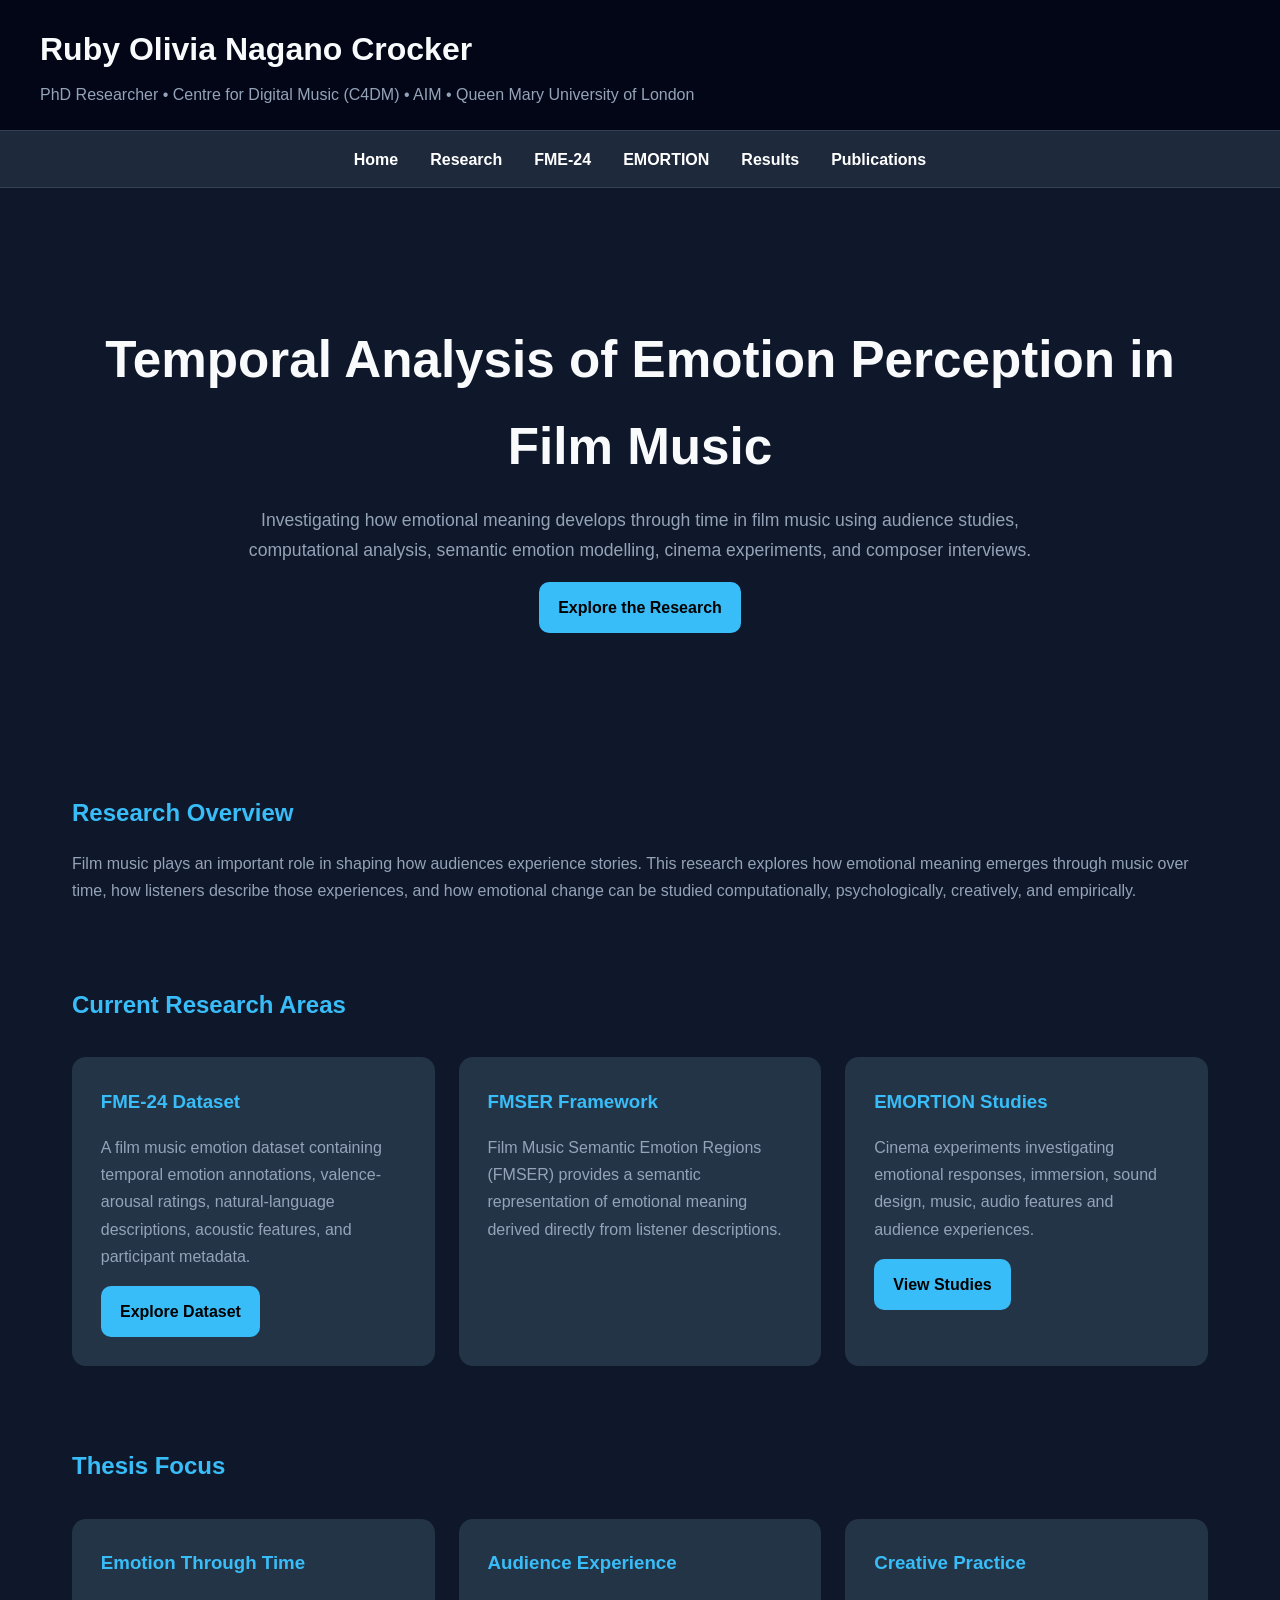
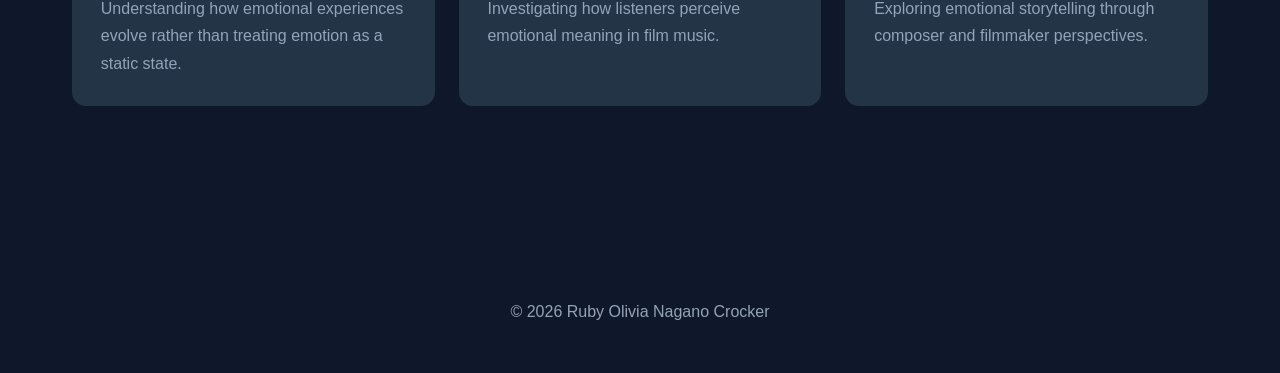
<file: index.html>
<!DOCTYPE html>
<html lang="en">

<head>
    <meta charset="UTF-8">
    <meta name="viewport" content="width=device-width, initial-scale=1.0">
    <title>Ruby Crocker | Film Music & Emotion Research</title>

    <link rel="stylesheet" href="css/styles.css">
</head>

<body>

<header>

    <div class="header-content">

        <h1>Ruby Olivia Nagano Crocker</h1>

        <p>
            PhD Researcher • Centre for Digital Music (C4DM) • AIM • Queen Mary University of London
        </p>

    </div>

</header>

<nav>

    <a href="index.html">Home</a>
    <a href="research.html">Research</a>
    <a href="fme24.html">FME-24</a>
    <a href="emortion.html">EMORTION</a>
    <a href="explore-fme.html">Results</a>
    <a href="publications.html">Publications</a>

</nav>

<main>

    <section class="hero">

        <h2>Temporal Analysis of Emotion Perception in Film Music</h2>

        <p>
            Investigating how emotional meaning develops through time in film music using
            audience studies, computational analysis, semantic emotion modelling, cinema
            experiments, and composer interviews.
        </p>

        <a href="research.html" class="button">
            Explore the Research
        </a>

    </section>

    <section class="section">

        <h2>Research Overview</h2>

        <p>
            Film music plays an important role in shaping how audiences experience stories.
            This research explores how emotional meaning emerges through music over time,
            how listeners describe those experiences, and how emotional change can be
            studied computationally, psychologically, creatively, and empirically.
        </p>

    </section>

    <section class="section">

        <h2>Current Research Areas</h2>

        <div class="cards">

            <div class="card">

                <h3>FME-24 Dataset</h3>

                <p>
                    A film music emotion dataset containing temporal emotion annotations,
                    valence-arousal ratings, natural-language descriptions, acoustic
                    features, and participant metadata.
                </p>

                <a href="fme24.html" class="button">
                    Explore Dataset
                </a>

            </div>

            <div class="card">

                <h3>FMSER Framework</h3>

                <p>
                    Film Music Semantic Emotion Regions (FMSER) provides a semantic
                    representation of emotional meaning derived directly from listener
                    descriptions.
                </p>

            </div>

            <div class="card">

                <h3>EMORTION Studies</h3>

                <p>
                    Cinema experiments investigating emotional responses,
                    immersion, sound design, music, audio features and audience
                    experiences.
                </p>

                <a href="emortion.html" class="button">
                    View Studies
                </a>

            </div>

        </div>

    </section>

    <section class="section">

        <h2>Thesis Focus</h2>

        <div class="cards">

            <div class="card">
                <h3>Emotion Through Time</h3>
                <p>
                    Understanding how emotional experiences evolve rather than treating
                    emotion as a static state.
                </p>
            </div>

            <div class="card">
                <h3>Audience Experience</h3>
                <p>
                    Investigating how listeners perceive emotional meaning in film music.
                </p>
            </div>

            <div class="card">
                <h3>Creative Practice</h3>
                <p>
                    Exploring emotional storytelling through composer and filmmaker
                    perspectives.
                </p>
            </div>

        </div>

    </section>

</main>

<footer>

    © 2026 Ruby Olivia Nagano Crocker

</footer>

</body>

</html>
</file>
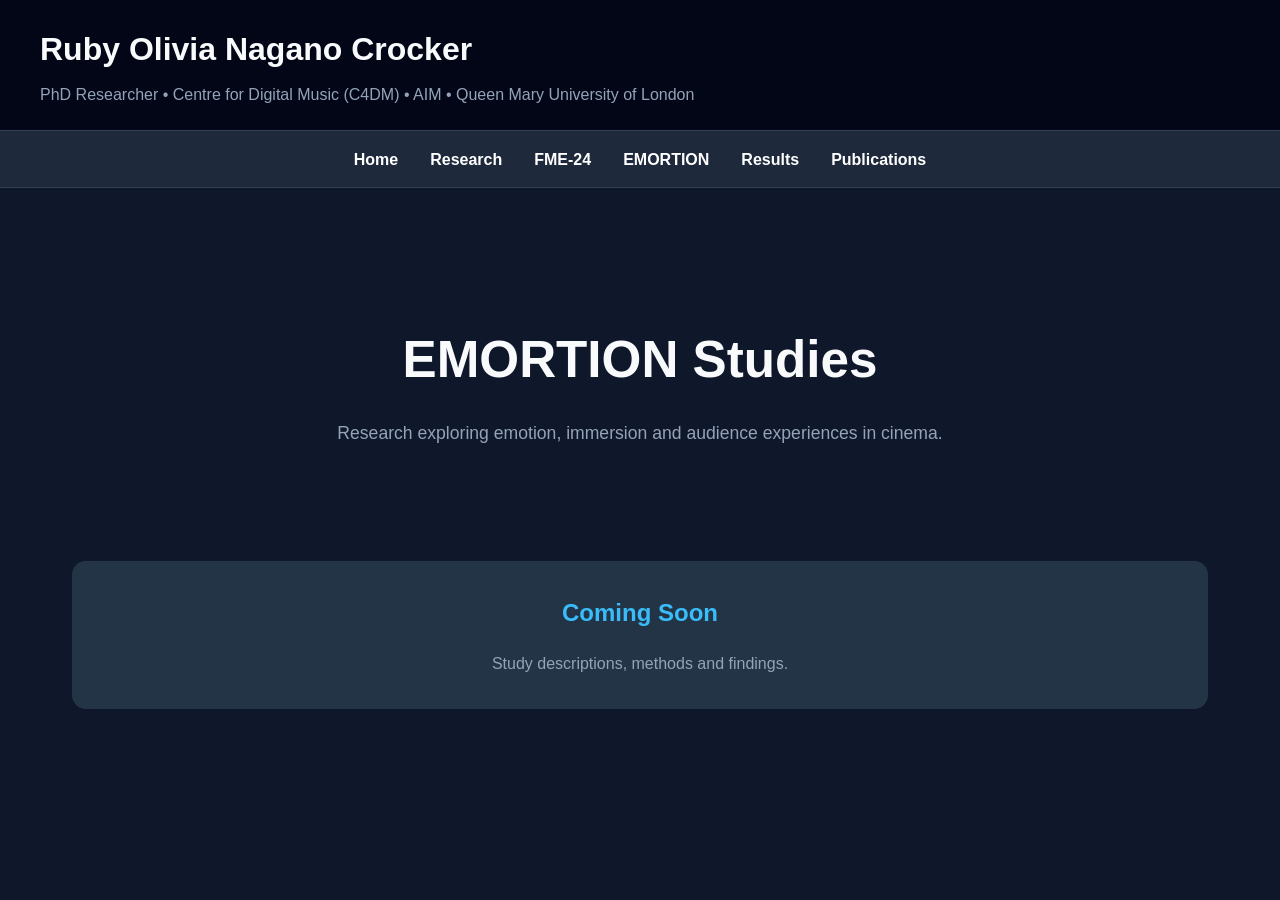
<file: emortion.html>
<!DOCTYPE html>
<html lang="en">

<head>

<meta charset="UTF-8">
<meta name="viewport" content="width=device-width, initial-scale=1.0">

<title>EMORTION</title>

<link rel="stylesheet" href="css/styles.css">

</head>

<body>

<header>

    <div class="header-content">
        
        <h1>Ruby Olivia Nagano Crocker</h1>
        
        <p>
            PhD Researcher • Centre for Digital Music (C4DM) • AIM • Queen Mary University of London
        </p>
        
    </div>
        
</header>

<nav>

<a href="index.html">Home</a>
<a href="research.html">Research</a>
<a href="fme24.html">FME-24</a>
<a href="emortion.html">EMORTION</a>
<a href="explore-fme.html">Results</a>
<a href="publications.html">Publications</a>

</nav>

<main>

<section class="hero">

<h2>EMORTION Studies</h2>

<p>
Research exploring emotion, immersion and audience experiences in cinema.
</p>

</section>

<div class="coming-soon">

<h2>Coming Soon</h2>

<p>
Study descriptions, methods and findings.
</p>

</div>

</main>

</body>

</html>
</file>
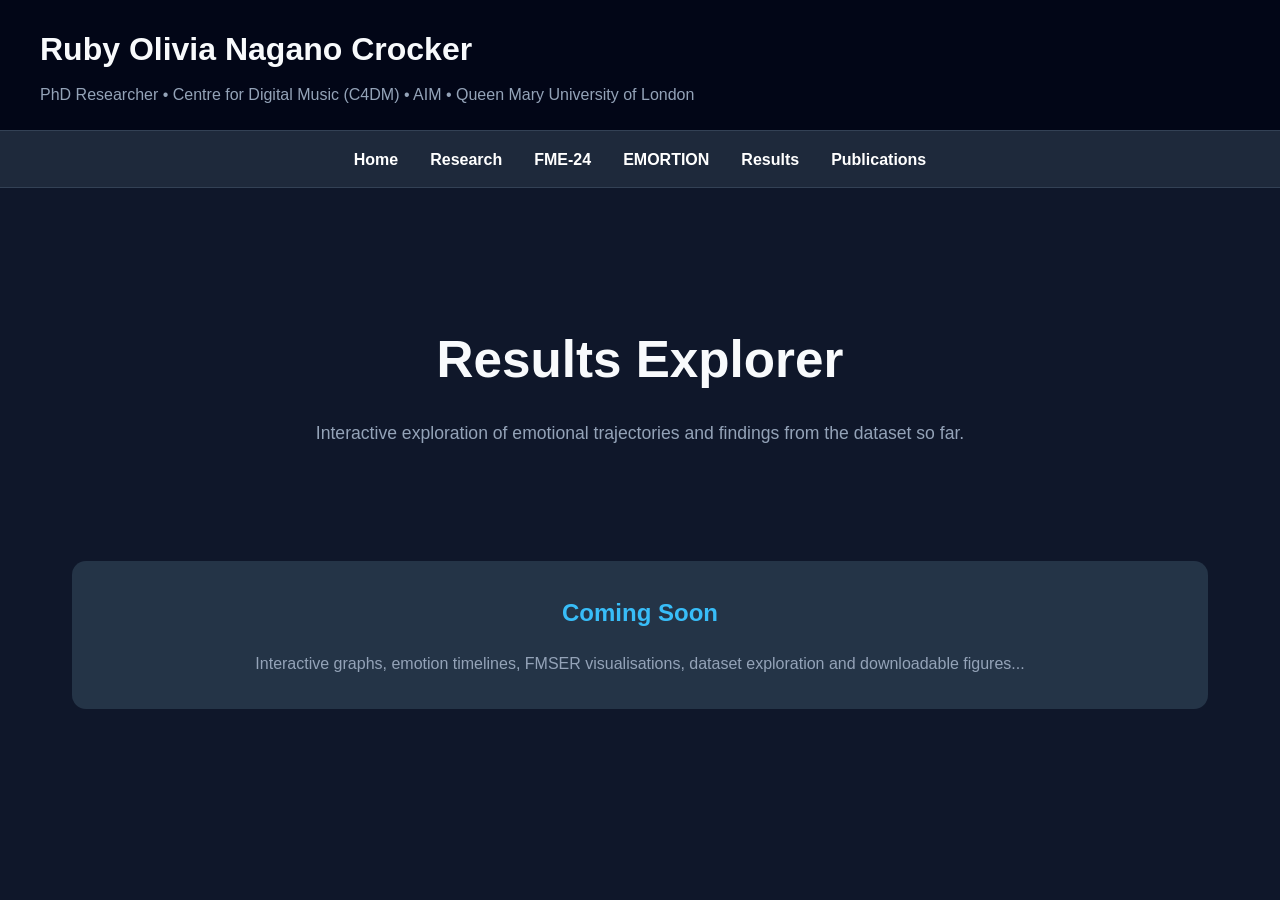
<file: explore-fme.html>
<!DOCTYPE html>
<html lang="en">

<head>

<meta charset="UTF-8">
<meta name="viewport" content="width=device-width, initial-scale=1.0">

<title>Results Explorer</title>

<link rel="stylesheet" href="css/styles.css">

</head>

<body>

<header>

    <div class="header-content">
        
        <h1>Ruby Olivia Nagano Crocker</h1>
        
        <p>
            PhD Researcher • Centre for Digital Music (C4DM) • AIM • Queen Mary University of London
        </p>
        
    </div>
        
</header>

<nav>

<a href="index.html">Home</a>
<a href="research.html">Research</a>
<a href="fme24.html">FME-24</a>
<a href="emortion.html">EMORTION</a>
<a href="explore-fme.html">Results</a>
<a href="publications.html">Publications</a>

</nav>

<main>

<section class="hero">

<h2>Results Explorer</h2>

<p>
Interactive exploration of emotional trajectories and findings from the dataset so far.
</p>

</section>

<div class="coming-soon">

<h2>Coming Soon</h2>

<p>
Interactive graphs, emotion timelines, FMSER visualisations,
dataset exploration and downloadable figures...
</p>

</div>

</main>

</body>

</html>
</file>
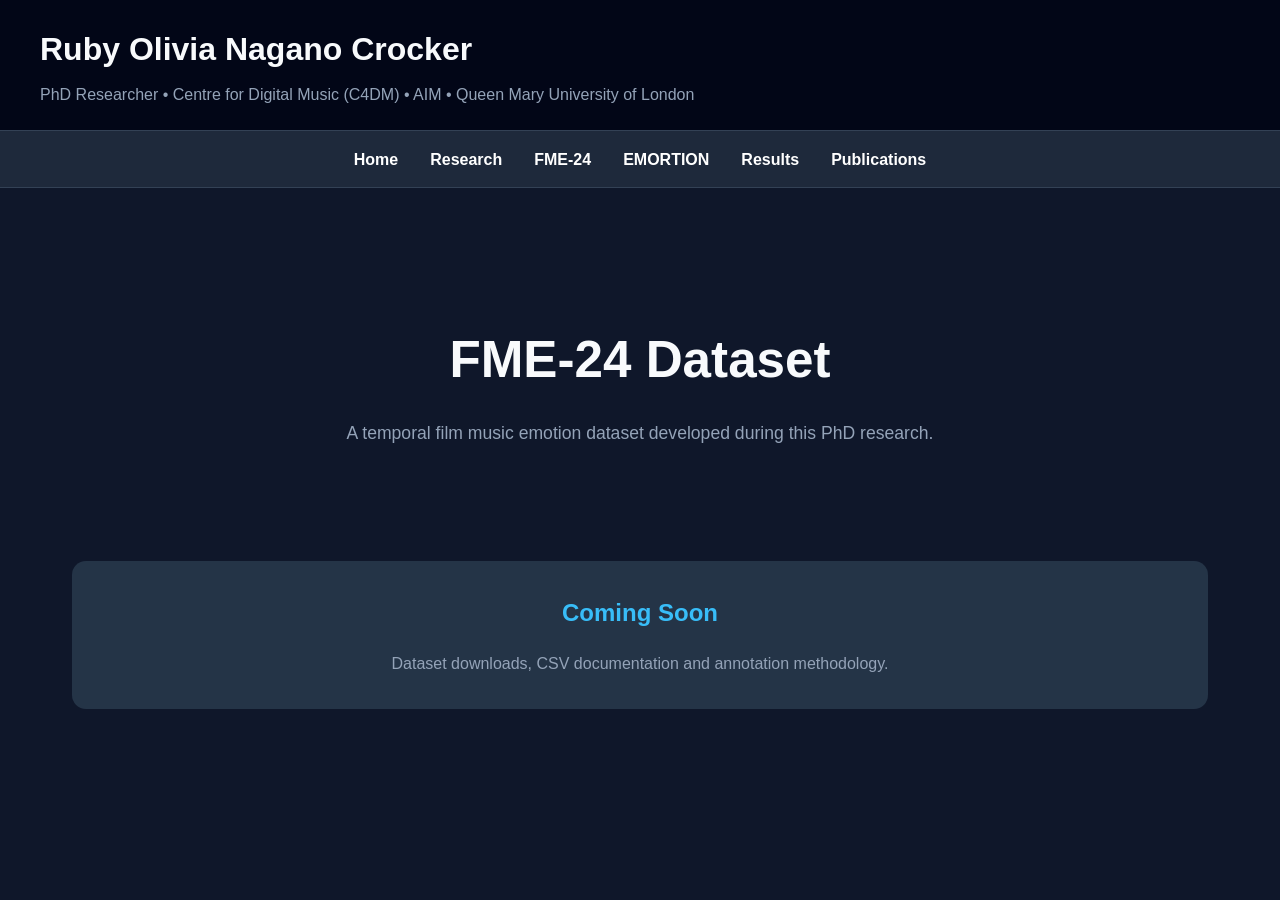
<file: fme24.html>
<!DOCTYPE html>
<html lang="en">

<head>

<meta charset="UTF-8">
<meta name="viewport" content="width=device-width, initial-scale=1.0">

<title>FME-24</title>

<link rel="stylesheet" href="css/styles.css">

</head>

<body>

<header>

    <div class="header-content">
    
        <h1>Ruby Olivia Nagano Crocker</h1>
    
        <p>
            PhD Researcher • Centre for Digital Music (C4DM) • AIM • Queen Mary University of London
        </p>
    
    </div>
    
</header>

<nav>

<a href="index.html">Home</a>
<a href="research.html">Research</a>
<a href="fme24.html">FME-24</a>
<a href="emortion.html">EMORTION</a>
<a href="explore-fme.html">Results</a>
<a href="publications.html">Publications</a>

</nav>

<main>

<section class="hero">

<h2>FME-24 Dataset</h2>

<p>
A temporal film music emotion dataset developed during this PhD research.
</p>

</section>

<div class="coming-soon">

<h2>Coming Soon</h2>

<p>
Dataset downloads, CSV documentation and annotation methodology.
</p>

</div>

</main>

</body>

</html>
</file>
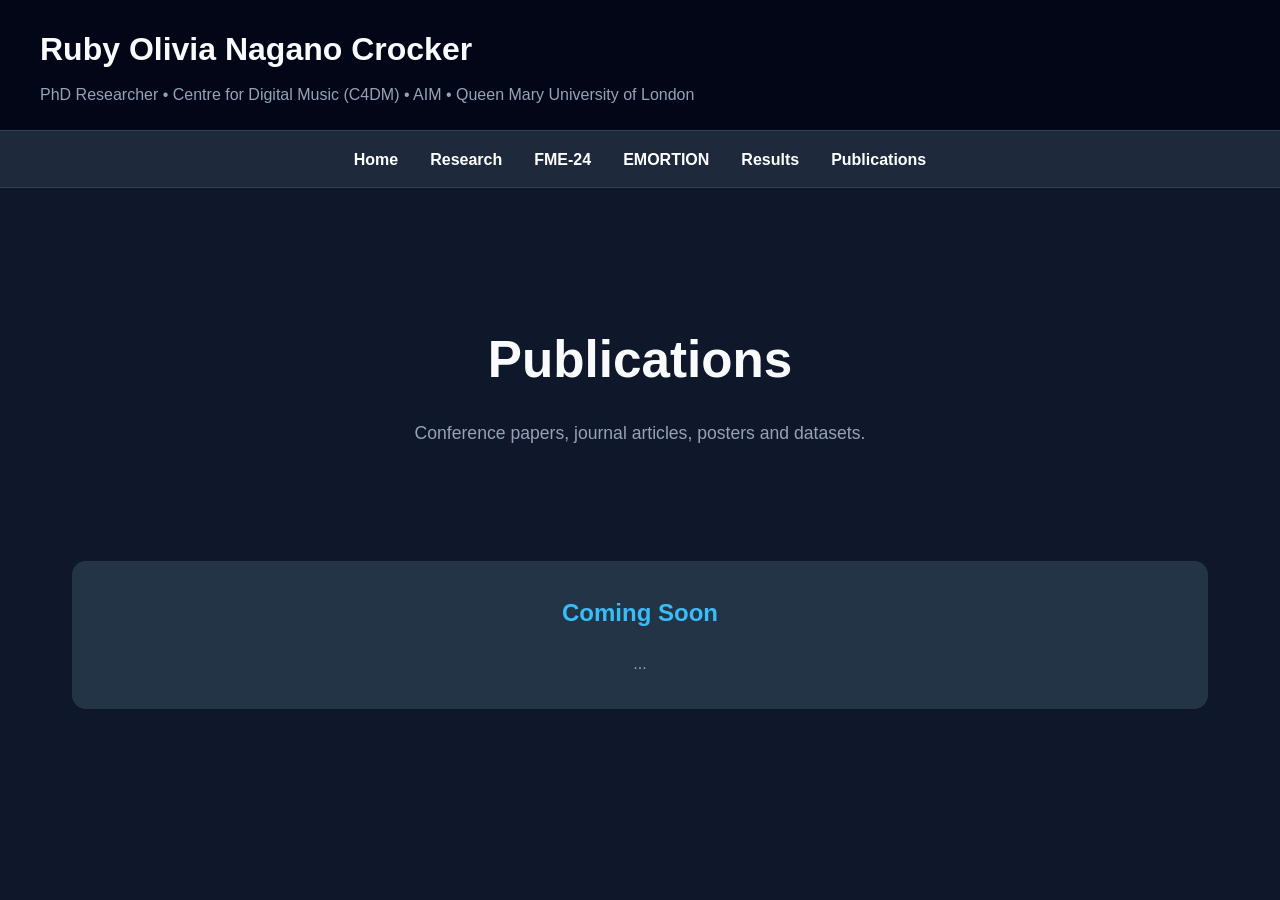
<file: publications.html>
<!DOCTYPE html>
<html lang="en">

<head>

<meta charset="UTF-8">
<meta name="viewport" content="width=device-width, initial-scale=1.0">

<title>Publications</title>

<link rel="stylesheet" href="css/styles.css">

</head>

<body>

<header>

    <div class="header-content">
            
        <h1>Ruby Olivia Nagano Crocker</h1>
            
        <p>
            PhD Researcher • Centre for Digital Music (C4DM) • AIM • Queen Mary University of London
        </p>
            
    </div>
            
</header>

<nav>

<a href="index.html">Home</a>
<a href="research.html">Research</a>
<a href="fme24.html">FME-24</a>
<a href="emortion.html">EMORTION</a>
<a href="explore-fme.html">Results</a>
<a href="publications.html">Publications</a>

</nav>

<main>

<section class="hero">

<h2>Publications</h2>

<p>
Conference papers, journal articles, posters and datasets.
</p>

</section>

<div class="coming-soon">

<h2>Coming Soon</h2>

<p>
...
</p>

</div>

</main>

</body>

</html>
</file>
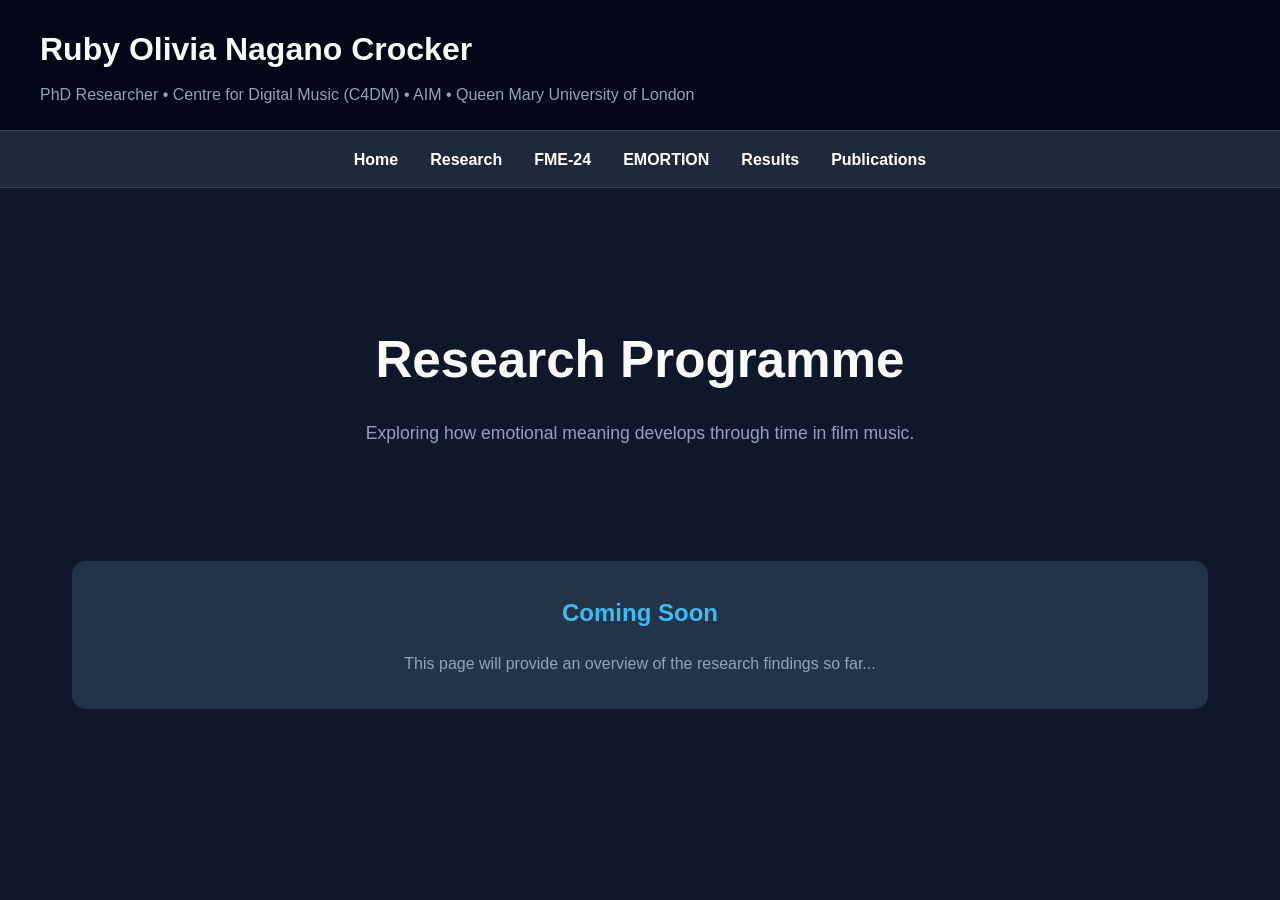
<file: research.html>
<!DOCTYPE html>
<html lang="en">

<head>

<meta charset="UTF-8">
<meta name="viewport" content="width=device-width, initial-scale=1.0">

<title>Research</title>

<link rel="stylesheet" href="css/styles.css">

</head>

<body>

<header>

    <div class="header-content">
            
        <h1>Ruby Olivia Nagano Crocker</h1>
            
        <p>
            PhD Researcher • Centre for Digital Music (C4DM) • AIM • Queen Mary University of London
        </p>
            
    </div>
            
</header>

<nav>

<a href="index.html">Home</a>
<a href="research.html">Research</a>
<a href="fme24.html">FME-24</a>
<a href="emortion.html">EMORTION</a>
<a href="explore-fme.html">Results</a>
<a href="publications.html">Publications</a>

</nav>

<main>

<section class="hero">

<h2>Research Programme</h2>

<p>
Exploring how emotional meaning develops through time in film music.
</p>

</section>

<div class="coming-soon">

<h2>Coming Soon</h2>

<p>
This page will provide an overview of the research findings so far...
</p>

</div>

</main>

</body>

</html>
</file>
<file: css/styles.css>
:root {

    --background: #0f172a;
    --surface: #1e293b;
    --card: #243447;

    --text: #f8fafc;
    --muted: #94a3b8;

    --accent: #38bdf8;

}

* {
    margin: 0;
    padding: 0;
    box-sizing: border-box;
}

body {

    font-family: "Segoe UI", sans-serif;

    background: var(--background);

    color: var(--text);

    line-height: 1.7;
}

header {

    background: #020617;

    border-bottom: 1px solid #334155;

    padding: 1.4rem 2rem;
}

.header-content {

    max-width: 1200px;
    margin: auto;
}

header h1 {

    font-size: 2rem;
}

header p {

    color: var(--muted);
    margin-top: 0.25rem;
}

nav {

    background: var(--surface);

    display: flex;

    justify-content: center;

    gap: 2rem;

    padding: 0.9rem;

    border-bottom: 1px solid #334155;

    position: sticky;
    top: 0;
}

nav a {

    text-decoration: none;

    color: white;

    font-weight: 600;

    transition: 0.3s;
}

nav a:hover {

    color: var(--accent);
}

main {

    max-width: 1200px;

    margin: auto;

    padding: 3rem 2rem;
}

.hero {

    text-align: center;

    padding: 5rem 1rem;
}

.hero h2 {

    font-size: 3.2rem;

    margin-bottom: 1rem;
}

.hero p {

    max-width: 800px;

    margin: auto;

    color: var(--muted);

    font-size: 1.1rem;
}

.section {

    margin-top: 5rem;
}

.section h2 {

    margin-bottom: 1rem;

    color: var(--accent);
}

.section p {

    color: var(--muted);
}

.cards {

    display: grid;

    grid-template-columns: repeat(auto-fit, minmax(280px,1fr));

    gap: 1.5rem;

    margin-top: 2rem;
}

.card {

    background: var(--card);

    padding: 1.8rem;

    border-radius: 14px;

    transition: 0.3s;
}

.card:hover {

    transform: translateY(-5px);
}

.card h3 {

    color: var(--accent);

    margin-bottom: 1rem;
}

.button {

    display: inline-block;

    margin-top: 1rem;

    background: var(--accent);

    color: black;

    text-decoration: none;

    padding: 0.75rem 1.2rem;

    border-radius: 10px;

    font-weight: 700;
}

footer {

    margin-top: 6rem;

    text-align: center;

    padding: 3rem;

    color: var(--muted);
}











.coming-soon {

    background: var(--card);

    border-radius: 14px;

    padding: 2rem;

    text-align: center;

    margin-top: 2rem;
}

.coming-soon h2 {

    color: var(--accent);

    margin-bottom: 1rem;
}

.coming-soon p {

    color: var(--muted);
}





/* =========================
   MOBILE RESPONSIVE DESIGN
========================= */

@media (max-width: 768px) {

    header h1 {
        font-size: 1.4rem;
    }

    header p {
        font-size: 0.9rem;
    }

    nav {
        flex-wrap: wrap;
        gap: 1rem;
        padding: 0.8rem;
    }

    nav a {
        font-size: 0.9rem;
    }

    .hero {
        padding: 3rem 1rem;
    }

    .hero h2 {
        font-size: 2rem;
    }

    .hero p {
        font-size: 1rem;
    }

    main {
        padding: 2rem 1rem;
    }

    .cards {
        grid-template-columns: 1fr;
    }

}
</file>
